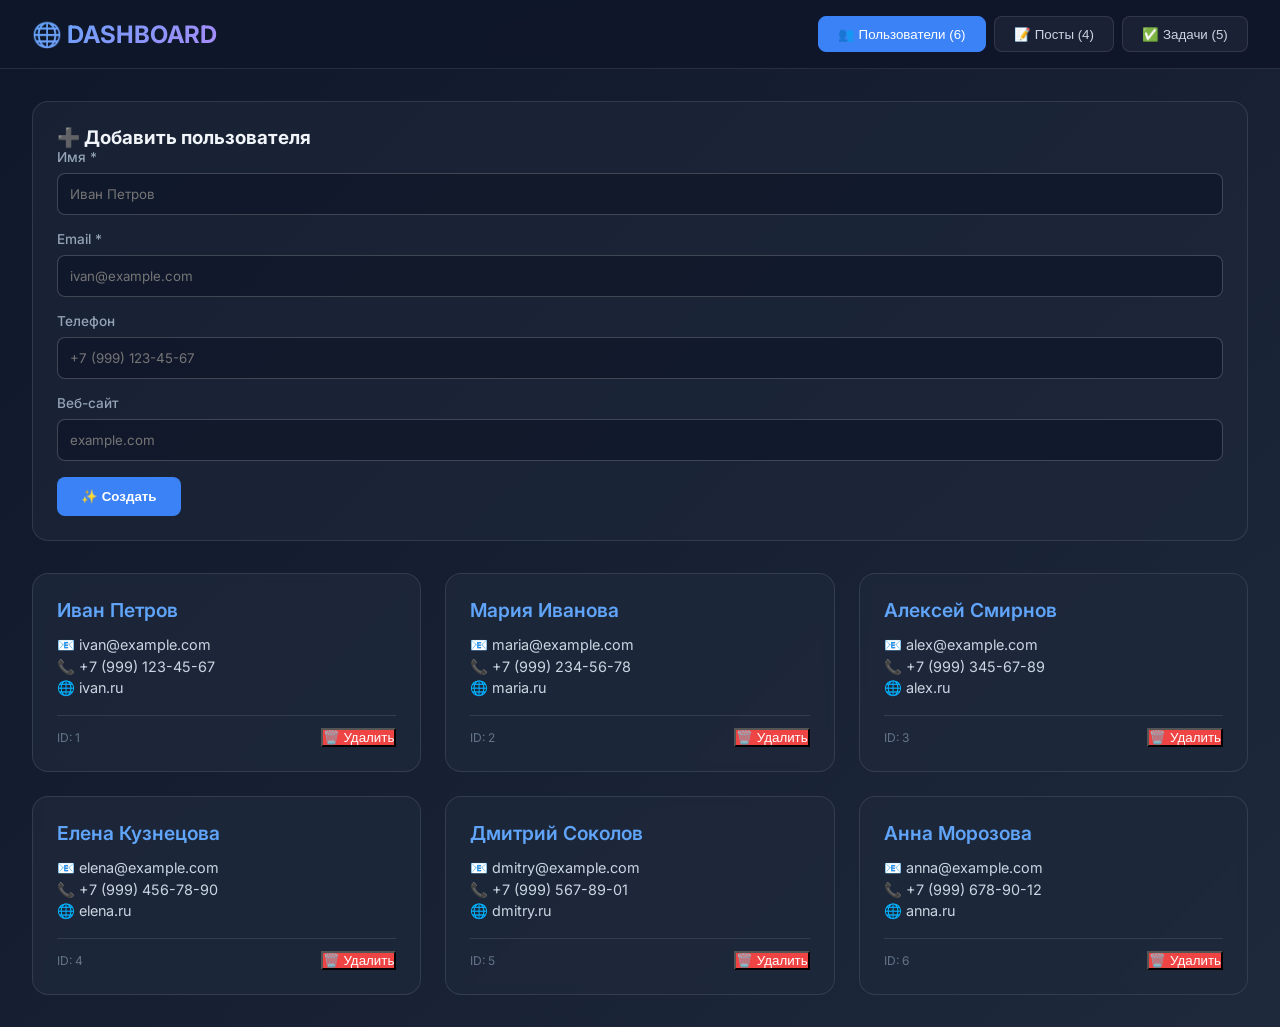
<file: index3.html>
<!DOCTYPE html>
<html lang="ru">
<head>
    <meta charset="UTF-8">
    <meta name="viewport" content="width=device-width, initial-scale=1.0">
    <title>API Dashboard | Работа с REST API</title>
    <link rel="stylesheet" href="style2.css">
    <link href="https://fonts.googleapis.com/css2?family=Inter:wght@400;500;600;700&display=swap" rel="stylesheet">
</head>
<body>
    <div id="app"></div>
    <script src="script2.js"></script>
</body>
</html>
</file>
<file: style2.css>
* {
    margin: 0;
    padding: 0;
    box-sizing: border-box;
}

body {
    font-family: 'Inter', sans-serif;
    background: linear-gradient(135deg, #0f172a 0%, #1e293b 100%);
    min-height: 100vh;
    color: #f1f5f9;
}

.app-header {
    background: rgba(15, 23, 42, 0.95);
    backdrop-filter: blur(10px);
    border-bottom: 1px solid rgba(255, 255, 255, 0.1);
    position: sticky;
    top: 0;
    z-index: 100;
    padding: 1rem 2rem;
}

.header-content {
    max-width: 1400px;
    margin: 0 auto;
    display: flex;
    justify-content: space-between;
    align-items: center;
    flex-wrap: wrap;
    gap: 1rem;
}

.logo h1 {
    font-size: 1.5rem;
    background: linear-gradient(135deg, #60a5fa, #a78bfa);
    -webkit-background-clip: text;
    background-clip: text;
    color: transparent;
}

.logo p {
    font-size: 0.8rem;
    color: #94a3b8;
}

.nav-menu {
    display: flex;
    gap: 0.5rem;
    flex-wrap: wrap;
}

.nav-btn {
    padding: 0.6rem 1.2rem;
    background: rgba(255, 255, 255, 0.05);
    border: 1px solid rgba(255, 255, 255, 0.1);
    border-radius: 8px;
    color: #cbd5e1;
    cursor: pointer;
    transition: all 0.2s;
    font-weight: 500;
}

.nav-btn:hover {
    background: rgba(96, 165, 250, 0.2);
    border-color: #60a5fa;
    color: #60a5fa;
}

.nav-btn.active {
    background: #3b82f6;
    border-color: #3b82f6;
    color: white;
}

.main-container {
    max-width: 1400px;
    margin: 2rem auto;
    padding: 0 2rem;
}

.loader {
    display: flex;
    justify-content: center;
    align-items: center;
    min-height: 300px;
}

.spinner {
    width: 50px;
    height: 50px;
    border: 3px solid rgba(96, 165, 250, 0.3);
    border-top-color: #3b82f6;
    border-radius: 50%;
    animation: spin 0.8s linear infinite;
}

@keyframes spin {
    to { transform: rotate(360deg); }
}

.data-grid {
    display: grid;
    grid-template-columns: repeat(auto-fill, minmax(350px, 1fr));
    gap: 1.5rem;
    margin-top: 1.5rem;
}

.data-card {
    background: rgba(30, 41, 59, 0.8);
    backdrop-filter: blur(5px);
    border-radius: 16px;
    padding: 1.5rem;
    border: 1px solid rgba(255, 255, 255, 0.1);
    transition: transform 0.2s, border-color 0.2s;
}

.data-card:hover {
    transform: translateY(-4px);
    border-color: #3b82f6;
}

.card-title {
    font-size: 1.2rem;
    font-weight: 600;
    margin-bottom: 0.75rem;
    color: #60a5fa;
}

.card-content {
    font-size: 0.9rem;
    line-height: 1.5;
    color: #cbd5e1;
}

.card-meta {
    margin-top: 1rem;
    padding-top: 0.75rem;
    border-top: 1px solid rgba(255, 255, 255, 0.1);
    font-size: 0.75rem;
    color: #64748b;
    display: flex;
    justify-content: space-between;
    align-items: center;
}

.card-actions {
    display: flex;
    gap: 0.5rem;
}

.action-btn {
    padding: 0.3rem 0.8rem;
    border-radius: 6px;
    font-size: 0.75rem;
    cursor: pointer;
    border: none;
    transition: all 0.2s;
}

.edit-btn {
    background: #f59e0b;
    color: #1e293b;
}

.edit-btn:hover {
    background: #d97706;
}

.delete-btn {
    background: #ef4444;
    color: white;
}

.delete-btn:hover {
    background: #dc2626;
}

/* ===== ФОРМЫ ===== */
.form-container {
    background: rgba(30, 41, 59, 0.6);
    border-radius: 16px;
    padding: 1.5rem;
    margin-bottom: 2rem;
    border: 1px solid rgba(255, 255, 255, 0.1);
}

.form-title {
    font-size: 1.3rem;
    font-weight: 600;
    margin-bottom: 1rem;
    color: #60a5fa;
}

.form-group {
    margin-bottom: 1rem;
}

.form-group label {
    display: block;
    margin-bottom: 0.5rem;
    font-size: 0.85rem;
    font-weight: 500;
    color: #94a3b8;
}

.form-group input,
.form-group textarea,
.form-group select {
    width: 100%;
    padding: 0.75rem;
    background: rgba(15, 23, 42, 0.8);
    border: 1px solid rgba(255, 255, 255, 0.2);
    border-radius: 8px;
    color: #f1f5f9;
    font-family: inherit;
    transition: border-color 0.2s;
}

.form-group input:focus,
.form-group textarea:focus,
.form-group select:focus {
    outline: none;
    border-color: #3b82f6;
}

.form-group input.error,
.form-group textarea.error {
    border-color: #ef4444;
}

.error-message {
    color: #ef4444;
    font-size: 0.75rem;
    margin-top: 0.25rem;
}

.form-actions {
    display: flex;
    gap: 1rem;
    margin-top: 1.5rem;
}

.submit-btn {
    padding: 0.75rem 1.5rem;
    background: #3b82f6;
    border: none;
    border-radius: 8px;
    color: white;
    font-weight: 600;
    cursor: pointer;
    transition: background 0.2s;
}

.submit-btn:hover {
    background: #2563eb;
}

.cancel-btn {
    padding: 0.75rem 1.5rem;
    background: rgba(255, 255, 255, 0.1);
    border: 1px solid rgba(255, 255, 255, 0.2);
    border-radius: 8px;
    color: #cbd5e1;
    cursor: pointer;
    transition: all 0.2s;
}

.cancel-btn:hover {
    background: rgba(255, 255, 255, 0.2);
}

.toast {
    position: fixed;
    bottom: 20px;
    right: 20px;
    padding: 1rem 1.5rem;
    border-radius: 8px;
    color: white;
    font-weight: 500;
    z-index: 1000;
    animation: slideIn 0.3s ease;
    max-width: 300px;
}

.toast.success {
    background: #10b981;
}

.toast.error {
    background: #ef4444;
}

.toast.info {
    background: #3b82f6;
}

@keyframes slideIn {
    from {
        transform: translateX(100%);
        opacity: 0;
    }
    to {
        transform: translateX(0);
        opacity: 1;
    }
}

.empty-state {
    text-align: center;
    padding: 3rem;
    color: #64748b;
}

.empty-state-icon {
    font-size: 3rem;
    margin-bottom: 1rem;
}

@media (max-width: 768px) {
    .header-content {
        flex-direction: column;
        text-align: center;
    }
    
    .nav-menu {
        justify-content: center;
    }
    
    .main-container {
        padding: 0 1rem;
    }
    
    .data-grid {
        grid-template-columns: 1fr;
    }
}
</file>
